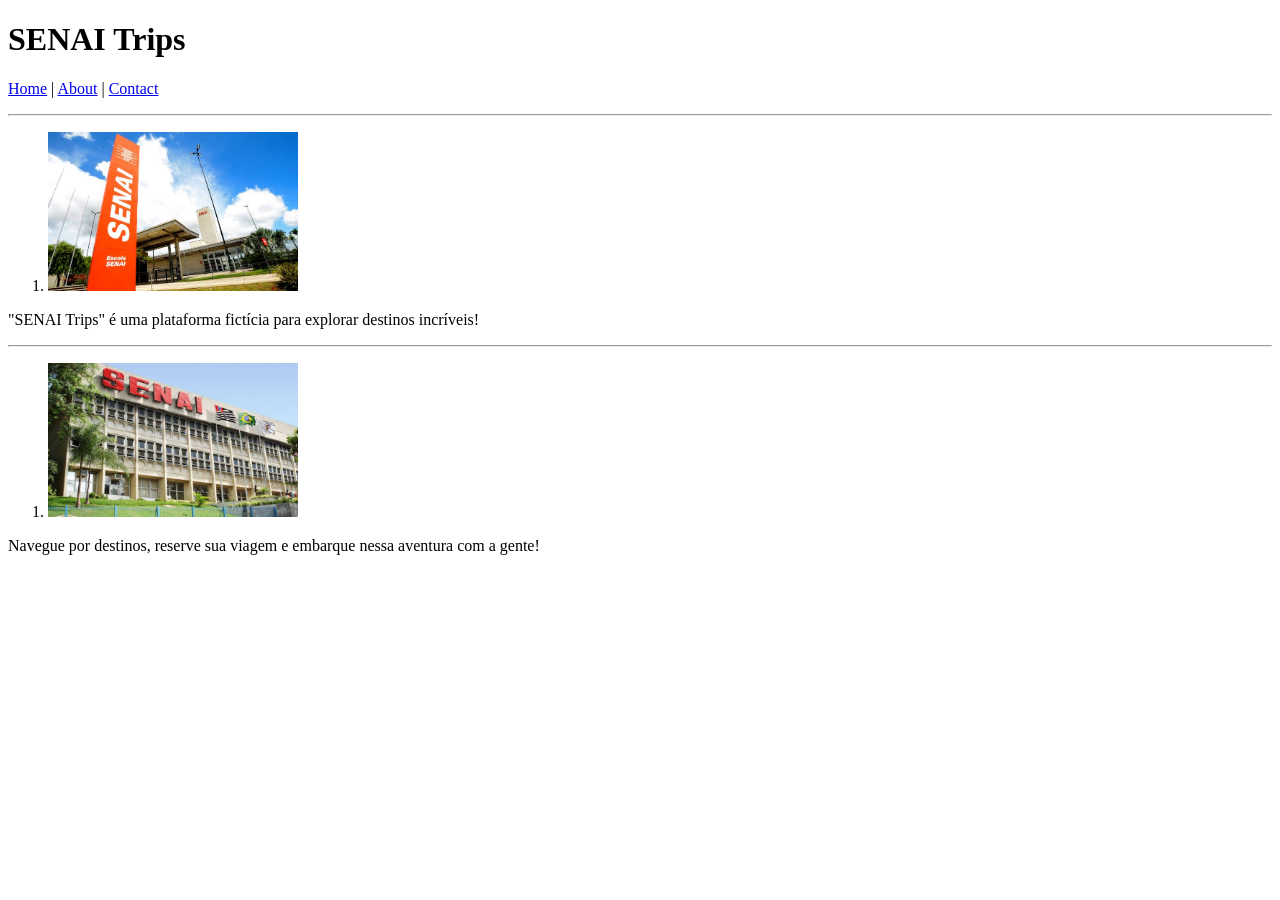
<file: 02-segundo-semestre/linguagem-de-marcacao/atividades/aula-01/index.html>
<!DOCTYPE html>
<html lang="pt-br">

<head>
    <meta charset="UTF-8">
    <meta name="viewport" content="width=device-width, initial-scale=1.0">
    <meta name="author" content="Bruno Silva">
    <meta name="description" content="Site fictício para explorar destinos incríveis">
    <meta name="keywords" content="HTML, CSS, JavaScript">
    <title>SENAI Trips - Início</title>
</head>

<body>
    <h1>SENAI Trips</h1>

    <p>
        <a href="index.html">Home</a> |
        <a href="about.html">About</a> |
        <a href="contact.html">Contact</a>
    </p>

    <hr>

    <p>
    <ol>
        <li><img src="images.jpg" alt="Escola/Faculdade SENAI-SP" width="250"></li>
    </ol>
    <p>
        "SENAI Trips" é uma plataforma fictícia para explorar destinos incríveis!
    </p>

    <hr>

    <p>
    <ol>
        <li><img src="1756132930_senai-sp.jpg" alt="Escola/Faculdade SENAI-SP" width="250"></li>
    </ol>
    <p>Navegue por destinos, reserve sua viagem e embarque nessa aventura com a gente!</p>
    </p>


</body>

</html>
</file>
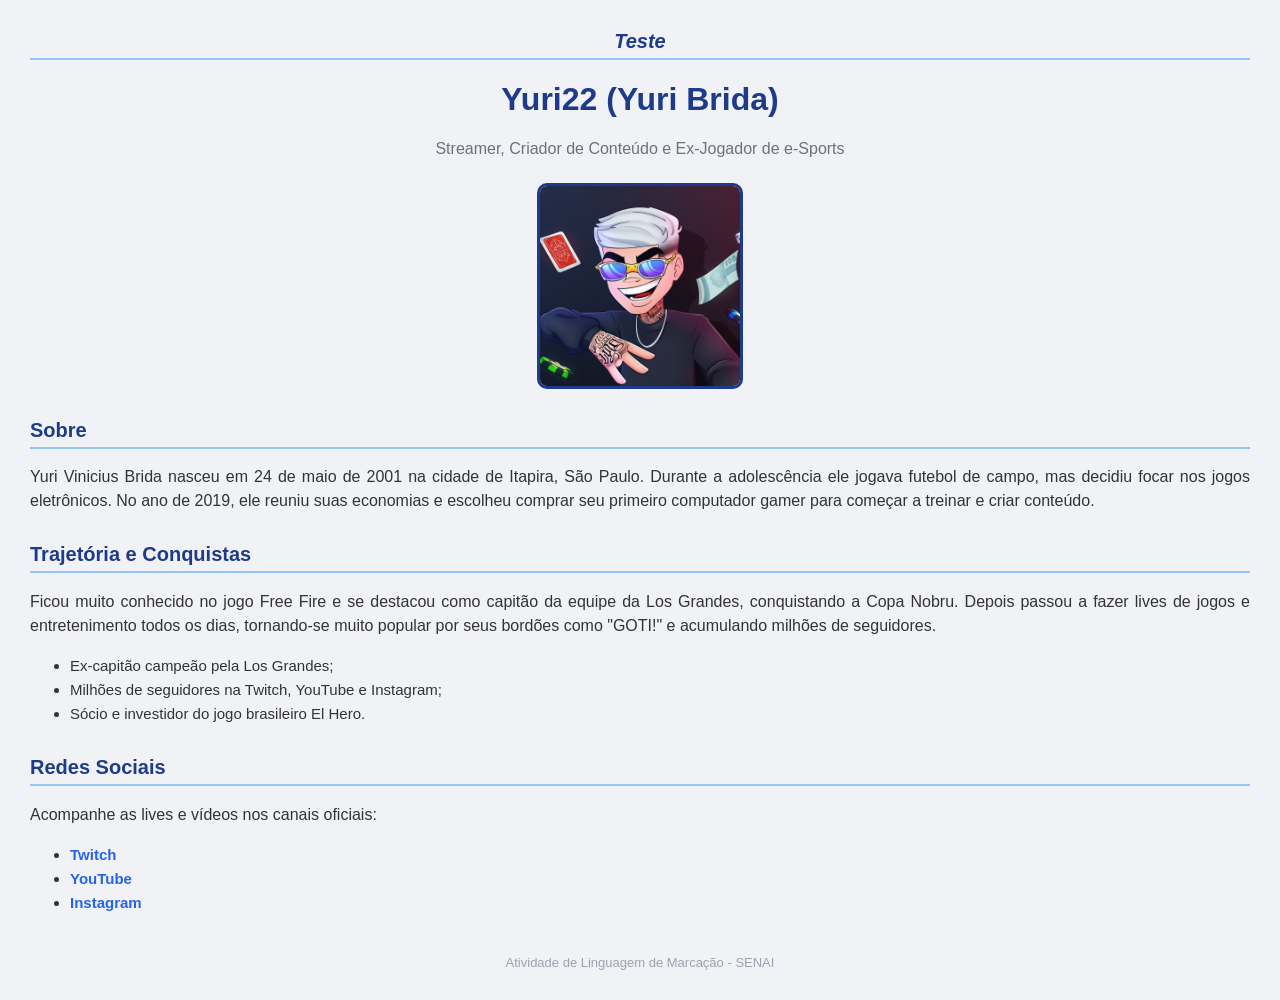
<file: 02-segundo-semestre/linguagem-de-marcacao/atividades/biografia/index.html>
<!DOCTYPE html>
<html lang="pt-BR">

<head>
  <meta charset="UTF-8">
  <title>Biografia de Yuri22</title>
  <style>
    body {
      background-color: #f0f2f5;
      font-family: Arial, sans-serif;
      color: #333333;
      margin: 30px;
    }

    #titulo-principal {
      color: #1e3a8a;
      text-align: center;
      font-size: 32px;
    }

    #subtitulo {
      text-align: center;
      color: #6b7280;
      font-size: 16px;
      margin-bottom: 25px;
    }

    #foto-yuri {
      display: block;
      margin-left: auto;
      margin-right: auto;
      width: 200px;
      border: 3px solid #1e3a8a;
      border-radius: 10px;
    }

    .secao-titulo {
      color: #1e3a8a;
      font-size: 20px;
      margin-top: 30px;
      border-bottom: 2px solid #93c5fd;
      padding-bottom: 5px;
    }

    .paragrafo {
      font-size: 16px;
      line-height: 1.5;
      text-align: justify;
    }

    .lista {
      font-size: 15px;
      line-height: 1.6;
    }

    .link-rede {
      color: #2563eb;
      font-weight: bold;
      text-decoration: none;
    }

    .link-rede:hover {
      text-decoration: underline;
    }

    #rodape {
      text-align: center;
      margin-top: 40px;
      font-size: 13px;
      color: #9ca3af;
    }

    #tituloitalico {
      text-align: center;
      font-style: italic;
    }
  </style>
</head>

<body>

  <h2 class="secao-titulo" id="tituloitalico">Teste</h2>
  <h1 id="titulo-principal">Yuri22 (Yuri Brida)</h1>
  <p id="subtitulo">Streamer, Criador de Conteúdo e Ex-Jogador de e-Sports</p>

  <img id="foto-yuri" src="assets/yuri22.jpg" alt="Foto do Yuri22">

  <h2 class="secao-titulo">Sobre</h2>
  <p class="paragrafo">
    Yuri Vinicius Brida nasceu em 24 de maio de 2001 na cidade de Itapira, São Paulo. Durante a adolescência ele jogava
    futebol de campo, mas decidiu focar nos jogos eletrônicos. No ano de 2019, ele reuniu suas economias e escolheu
    comprar seu primeiro computador gamer para começar a treinar e criar conteúdo.
  </p>

  <h2 class="secao-titulo">Trajetória e Conquistas</h2>
  <p class="paragrafo">
    Ficou muito conhecido no jogo Free Fire e se destacou como capitão da equipe da Los Grandes, conquistando a Copa
    Nobru. Depois passou a fazer lives de jogos e entretenimento todos os dias, tornando-se muito popular por seus
    bordões como "GOTI!" e acumulando milhões de seguidores.
  </p>

  <ul class="lista">
    <li>Ex-capitão campeão pela Los Grandes;</li>
    <li>Milhões de seguidores na Twitch, YouTube e Instagram;</li>
    <li>Sócio e investidor do jogo brasileiro El Hero.</li>
  </ul>

  <h2 class="secao-titulo">Redes Sociais</h2>
  <p class="paragrafo">Acompanhe as lives e vídeos nos canais oficiais:</p>
  <ul class="lista">
    <li><a class="link-rede" href="https://www.twitch.tv" target="_blank">Twitch</a></li>
    <li><a class="link-rede" href="https://www.youtube.com" target="_blank">YouTube</a></li>
    <li><a class="link-rede" href="https://www.instagram.com" target="_blank">Instagram</a></li>
  </ul>

  <p id="rodape">Atividade de Linguagem de Marcação - SENAI</p>

</body>

</html>
</file>
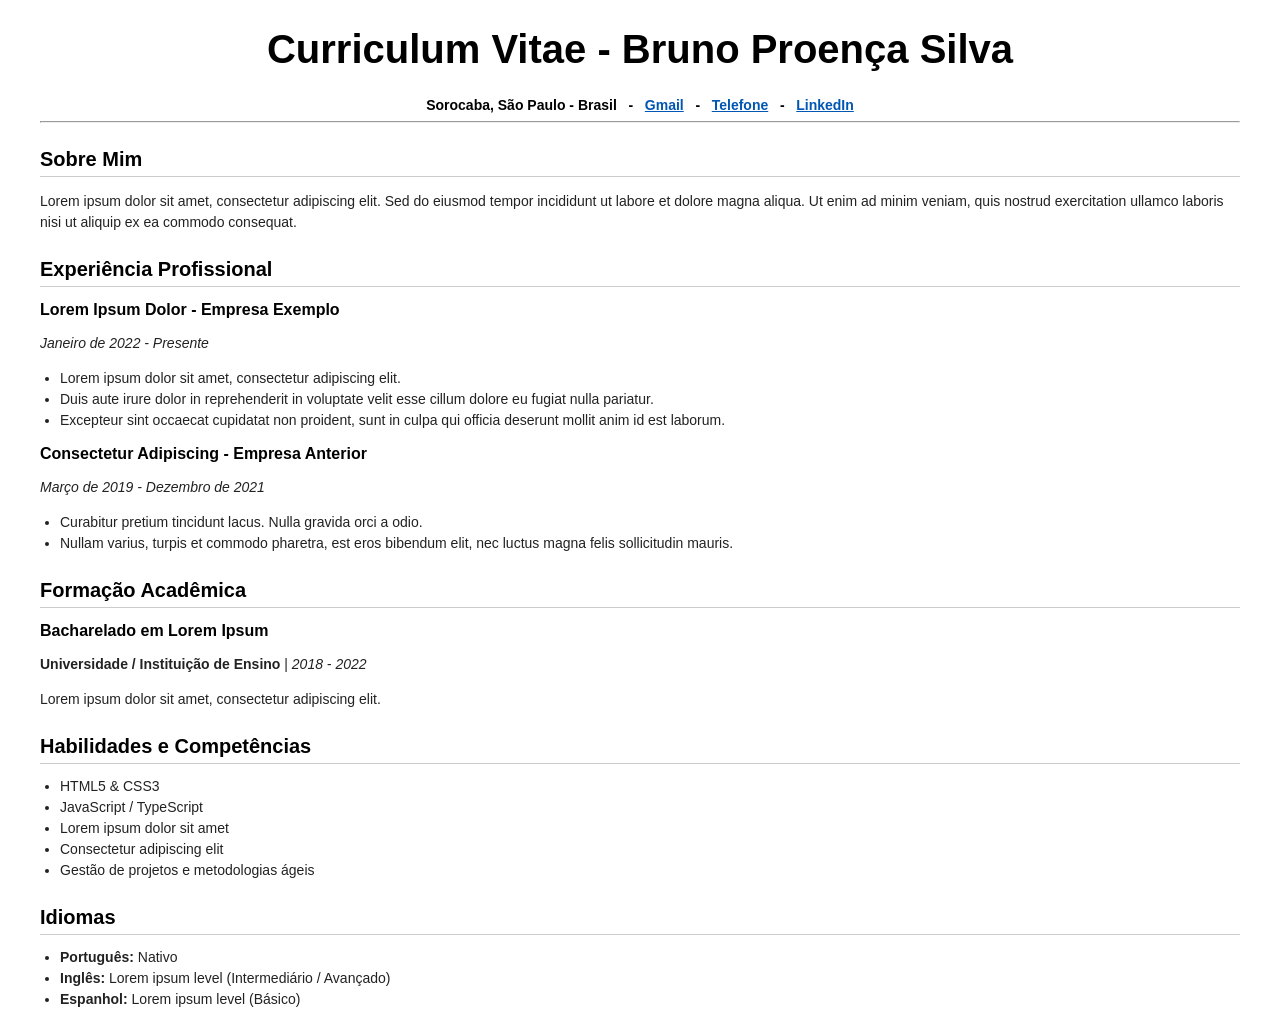
<file: 02-segundo-semestre/linguagem-de-marcacao/atividades/curriculo/index.html>
<!DOCTYPE html>
<html lang="pt-br">

<head>
    <meta charset="UTF-8">
    <meta name="viewport" content="width=device-width, initial-scale=1.0">
    <style>
        body {
            font-family: Arial, Helvetica, sans-serif;
            color: #000000;
            margin: 20px 40px;
        }

        #main-title {
            font-family: Arial, Helvetica, sans-serif;
            text-align: center;
            color: #000000;
            font-size: 40px;
            margin-bottom: 25px;
        }

        .subtitle {
            text-align: center;
            font-family: 'Trebuchet MS', 'Lucida Sans Unicode', 'Lucida Grande', 'Lucida Sans', Arial, sans-serif;
            color: #000000;
            font-size: 14px;
            margin-top: 1px;
            margin-bottom: 1px;
        }

        h2 {
            font-family: Arial, Helvetica, sans-serif;
            font-size: 20px;
            color: #000000;
            border-bottom: 1px solid #cccccc;
            padding-bottom: 5px;
            margin-top: 25px;
            margin-bottom: 12px;
        }

        h3 {
            font-family: Arial, Helvetica, sans-serif;
            font-size: 16px;
            color: #000000;
            margin-top: 14px;
            margin-bottom: 4px;
        }

        p, li {
            font-family: 'Trebuchet MS', 'Lucida Sans Unicode', 'Lucida Grande', 'Lucida Sans', Arial, sans-serif;
            font-size: 14px;
            line-height: 1.5;
            color: #222222;
        }

        ul {
            margin-top: 6px;
            margin-bottom: 12px;
            padding-left: 20px;
        }

        a {
            color: #0056b3;
            text-decoration: underline;
        }
    </style>
    <title>Curriculum Vitae</title>
</head>

<body>
    <h1 class="title" id="main-title">Curriculum Vitae - Bruno Proença Silva</h1>
    <h6 class="subtitle">Sorocaba, São Paulo - Brasil &nbsp; - &nbsp; <a
            href="mailto:brunoproencasilva@gmail.com">Gmail</a> &nbsp; - &nbsp;
        <a href="tel:15991177457">Telefone</a> &nbsp; - &nbsp; <a
            href="www.linkedin.com/in/brunoproencasilva">LinkedIn</a>
    </h6>

    <hr>

    <main>
        <section id="sobre">
            <h2>Sobre Mim</h2>
            <p>Lorem ipsum dolor sit amet, consectetur adipiscing elit. Sed do eiusmod tempor incididunt ut labore et dolore magna aliqua. Ut enim ad minim veniam, quis nostrud exercitation ullamco laboris nisi ut aliquip ex ea commodo consequat.</p>
        </section>

        <section id="experiencia">
            <h2>Experiência Profissional</h2>
            <article>
                <h3>Lorem Ipsum Dolor - Empresa Exemplo</h3>
                <p><em>Janeiro de 2022 - Presente</em></p>
                <ul>
                    <li>Lorem ipsum dolor sit amet, consectetur adipiscing elit.</li>
                    <li>Duis aute irure dolor in reprehenderit in voluptate velit esse cillum dolore eu fugiat nulla pariatur.</li>
                    <li>Excepteur sint occaecat cupidatat non proident, sunt in culpa qui officia deserunt mollit anim id est laborum.</li>
                </ul>
            </article>

            <article>
                <h3>Consectetur Adipiscing - Empresa Anterior</h3>
                <p><em>Março de 2019 - Dezembro de 2021</em></p>
                <ul>
                    <li>Curabitur pretium tincidunt lacus. Nulla gravida orci a odio.</li>
                    <li>Nullam varius, turpis et commodo pharetra, est eros bibendum elit, nec luctus magna felis sollicitudin mauris.</li>
                </ul>
            </article>
        </section>

        <section id="formacao">
            <h2>Formação Acadêmica</h2>
            <article>
                <h3>Bacharelado em Lorem Ipsum</h3>
                <p><strong>Universidade / Instituição de Ensino</strong> | <em>2018 - 2022</em></p>
                <p>Lorem ipsum dolor sit amet, consectetur adipiscing elit.</p>
            </article>
        </section>

        <section id="habilidades">
            <h2>Habilidades e Competências</h2>
            <ul>
                <li>HTML5 &amp; CSS3</li>
                <li>JavaScript / TypeScript</li>
                <li>Lorem ipsum dolor sit amet</li>
                <li>Consectetur adipiscing elit</li>
                <li>Gestão de projetos e metodologias ágeis</li>
            </ul>
        </section>

        <section id="idiomas">
            <h2>Idiomas</h2>
            <ul>
                <li><strong>Português:</strong> Nativo</li>
                <li><strong>Inglês:</strong> Lorem ipsum level (Intermediário / Avançado)</li>
                <li><strong>Espanhol:</strong> Lorem ipsum level (Básico)</li>
            </ul>
        </section>
    </main>
</body>

</html>
</file>
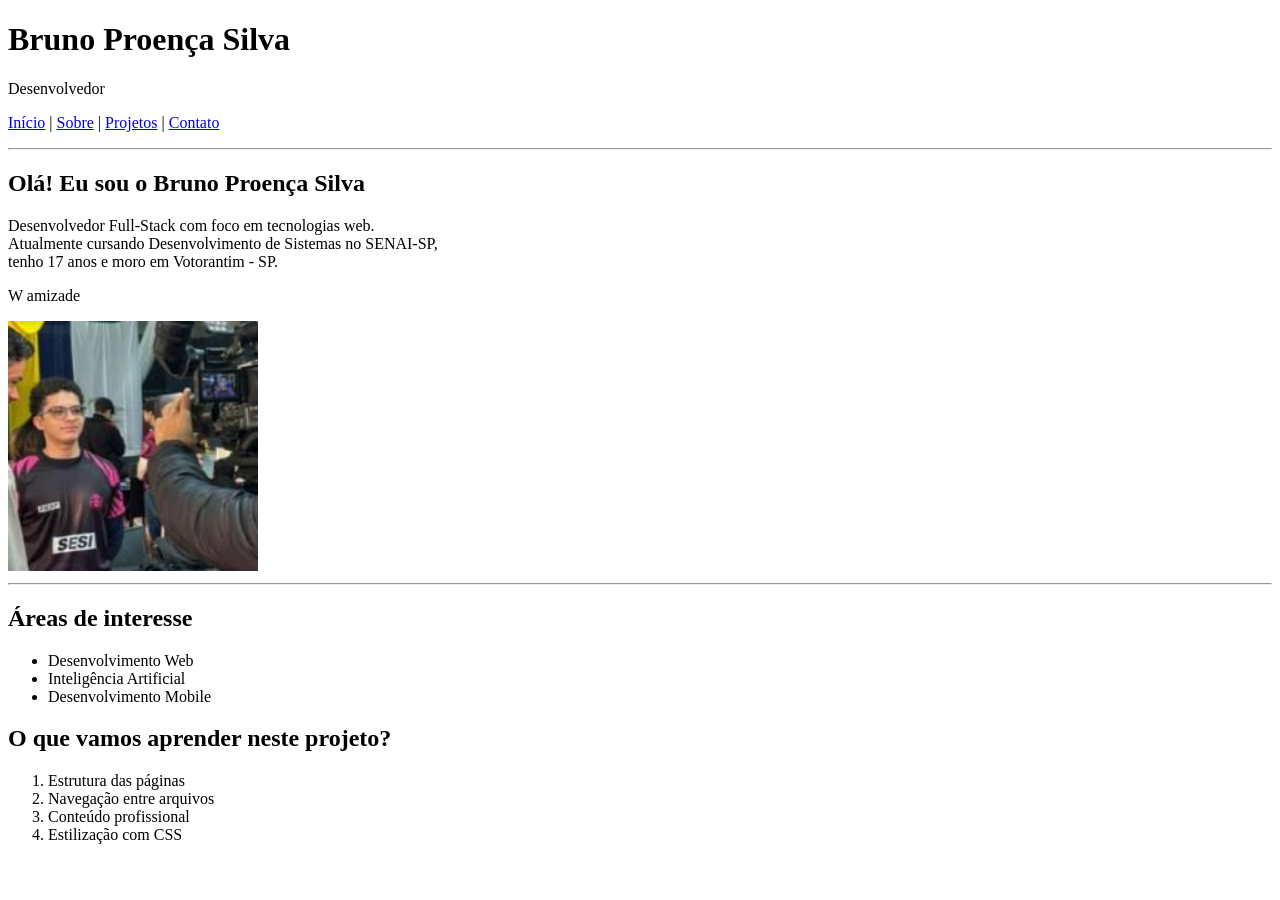
<file: 02-segundo-semestre/linguagem-de-marcacao/aulas/aula-01/index.html>
<!DOCTYPE html>
<!-- Informa ao navegador que este documento utiliza HTML5 -->
<html lang="pt-br">
<!-- Inicia a estrutura (tag 'html') do documento e define o idioma (atributo 'lang') -->

<head>
    <!-- Inicia a seção de configurações e metadados da página -->
    <meta charset="UTF-8">
    <!-- Define o conjunto de caracteres (tag 'meta', atributo 'charset'). 
    UTF-8 é o padrão e suporta acentos -->
    <meta name="viewport" content="width=device-width, initial-scale=1.0">
    <!-- Configura a viewport (tag 'meta', atributo 'name'='viewport'). 
    a propriedade 'content' define a largura inicial ('width') e o nível de zoom inicial ('initial-scale') -->
    <meta name="author" content="Bruno Proença Silva">
    <!-- Define o autor da página (tag 'meta', atributo 'name'='author') -->
    <meta name="description" content="Página de exemplo">
    <!-- Define a descrição da página (tag 'meta', atributo 'name'='description') -->
    <meta name="keywords" content="HTML, CSS, JavaScript">
    <!-- Define as palavras-chave da página (tag 'meta', atributo 'name'='keywords') -->
    <meta name="robots" content="index, follow">
    <!-- Define as instruções para os robôs (tag 'meta', atributo 'name'='robots') -->
    <meta name="theme-color" content="#ffffff">
    <!-- Define a cor do tema (tag 'meta', atributo 'name'='theme-color') -->
    <meta name="language" content="Portuguese">
    <!-- Define o idioma da página (tag 'meta', atributo 'name'='language') -->
    <meta name="page-type" content="portfolio">
    <!-- Define o tipo de página (tag 'meta', atributo 'name'='page-type') -->
    <title>Bruno - Início</title>
    <!-- Título da página que aparece na aba do navegador (tag 'title') -->
</head>

<body>
    <!-- Inicia a seção de conteúdo visível da página -->
    <h1>Bruno Proença Silva</h1>
    <p>Desenvolvedor</p>

    <p>
        <a href="index.html">Início</a> |
        <a href="./pages/sobre.html">Sobre</a> |
        <a href="./pages/projetos.html">Projetos</a> |
        <a href="./pages/contato.html">Contato</a>
    </p>

    <hr>

    <h2>Olá! Eu sou o Bruno Proença Silva</h2>
    <p>
        Desenvolvedor Full-Stack com foco em tecnologias web. <br>
        Atualmente cursando Desenvolvimento de Sistemas no SENAI-SP,<br>
        tenho 17 anos e moro em Votorantim - SP.
    </p>

    <p>W amizade</p>

    <img src="./img/images (1).jpg" alt="O cara mais lindo desse Brasil" width="250px">

    <hr>

    <h2>Áreas de interesse</h2>
    <ul>
        <li>Desenvolvimento Web</li>
        <li>Inteligência Artificial</li>
        <li>Desenvolvimento Mobile</li>
    </ul>

    <h2>O que vamos aprender neste projeto?</h2>

    <ol>
        <li>Estrutura das páginas</li>
        <li>Navegação entre arquivos</li>
        <li>Conteúdo profissional</li>
        <li>Estilização com CSS</li>
    </ol>

</body>

</html>
</file>
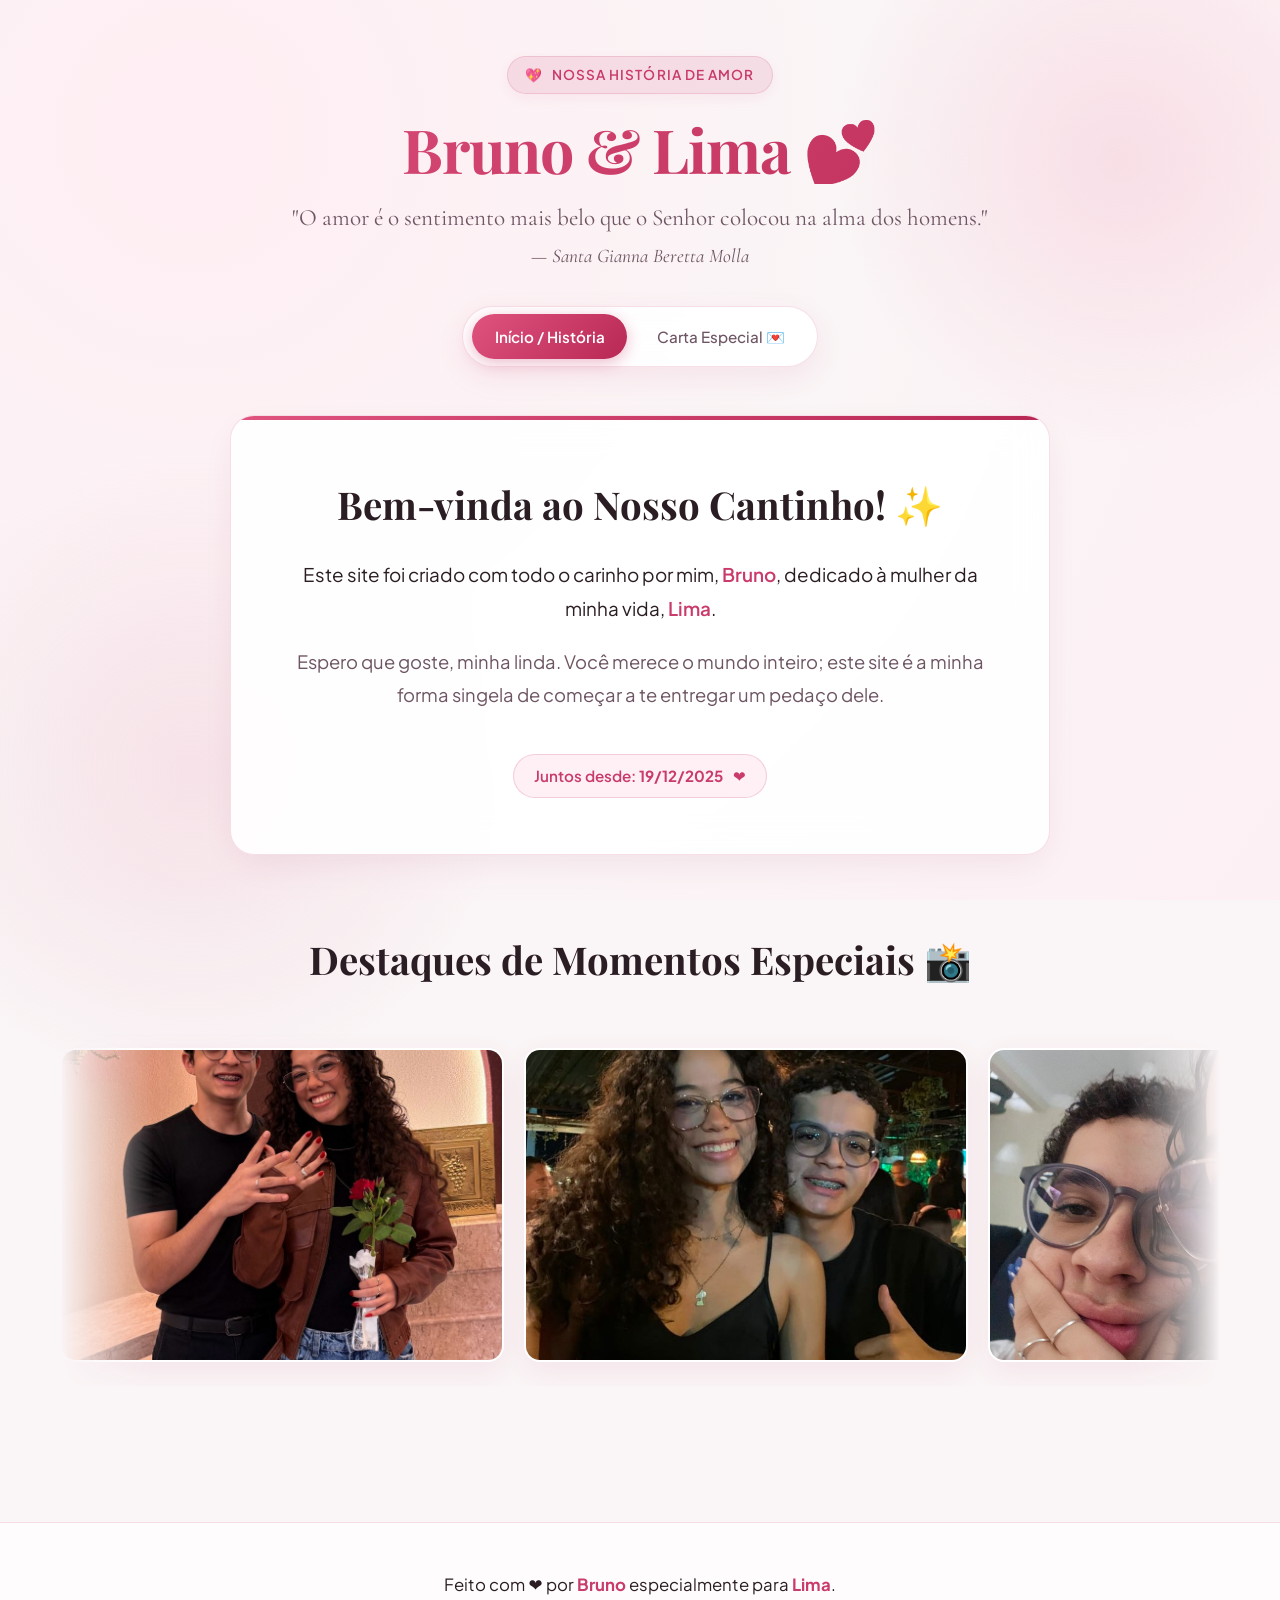
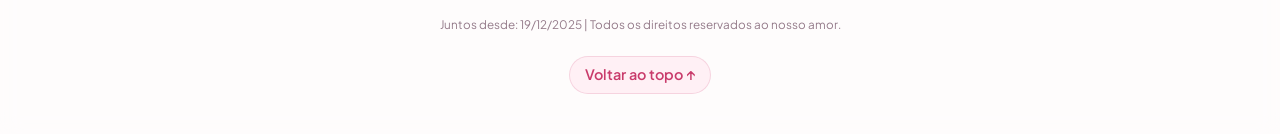
<file: 02-segundo-semestre/linguagem-de-marcacao/projetos/site-pessoal/index.html>
<!DOCTYPE html>
<html lang="pt-BR">

<head>
  <meta charset="UTF-8">
  <meta name="viewport" content="width=device-width, initial-scale=1.0">
  <meta name="description"
    content="Site especial contando a nossa história de amor, nossos momentos inesquecíveis, galeria de fotos e cartas.">
  <meta name="keywords" content="historia de amor, casal, momentos, galeria, cartas de amor">
  <meta name="author" content="Bruno & Lima">
  <title>Bruno & Lima | Página Principal</title>
  <link rel="stylesheet" href="assets/css/style.css">
</head>

<body>

  <!-- Cabeçalho Principal e Navegação -->
  <header class="site-header" id="topo">
    <div class="brand-badge">
      <span class="heart-icon">💖</span>
      <span>Nossa História de Amor</span>
    </div>
    <h1 class="site-title">Bruno & Lima 💕</h1>
    <p class="site-quote">
      <em>"O amor é o sentimento mais belo que o Senhor colocou na alma dos homens."</em>
      <br>
      <small>— Santa Gianna Beretta Molla</small>
    </p>

    <nav class="site-nav" aria-label="Navegação principal">
      <a href="index.html" class="nav-link active" aria-current="page">Início / História</a>
      <a href="pages/cartas.html" class="nav-link">Carta Especial 💌</a>
    </nav>
  </header>

  <!-- Conteúdo Principal -->
  <main>
    <div class="container">

      <!-- Seção 1: Apresentação do Casal -->
      <section id="apresentacao" class="content-section">
        <article class="card-presentation">
          <h2 class="section-title">Bem-vinda ao Nosso Cantinho! ✨</h2>
          <p class="presentation-highlight">
            Este site foi criado com todo o carinho por mim, <strong>Bruno</strong>, dedicado à mulher da minha vida, <strong>Lima</strong>.
          </p>
          <p>
            Espero que goste, minha linda. Você merece o mundo inteiro; este site é a minha forma singela de começar a te entregar um pedaço dele.
          </p>
          <div class="couple-milestone">
            <span>Juntos desde: <strong>19/12/2025</strong></span>
            <span class="pulse">❤️</span>
          </div>
        </article>
      </section>

      <!-- Seção 2: Carrossel de Fotos Contínuo e Infinito -->
      <section id="carrossel-fotos" class="content-section">
        <h2 class="section-title section-carousel-title">Destaques de Momentos Especiais 📸</h2>

        <div class="carrossel-container" aria-label="Galeria de fotos do casal">
          <div class="carrossel-track">
            <!-- Primeiro grupo de imagens -->
            <div class="carrossel-grupo">
              <div class="carousel-card"><img src="assets/images/carrossel-foto1.jpeg" alt="Foto 1 do Casal" width="440" height="310" loading="lazy"></div>
              <div class="carousel-card"><img src="assets/images/carrossel-foto2.jpeg" alt="Foto 2 do Casal" width="440" height="310" loading="lazy"></div>
              <div class="carousel-card"><img src="assets/images/carrossel-foto3.jpeg" alt="Foto 3 do Casal" width="440" height="310" loading="lazy"></div>
              <div class="carousel-card"><img src="assets/images/carrossel-foto4.jpeg" alt="Foto 4 do Casal" width="440" height="310" loading="lazy"></div>
              <div class="carousel-card"><img src="assets/images/carrossel-foto5.jpeg" alt="Foto 5 do Casal" width="440" height="310" loading="lazy"></div>
              <div class="carousel-card"><img src="assets/images/carrossel-foto6.jpeg" alt="Foto 6 do Casal" width="440" height="310" loading="lazy"></div>
              <div class="carousel-card"><img src="assets/images/carrossel-foto7.jpeg" alt="Foto 7 do Casal" width="440" height="310" loading="lazy"></div>
              <div class="carousel-card"><img src="assets/images/carrossel-foto8.jpeg" alt="Foto 8 do Casal" width="440" height="310" loading="lazy"></div>
              <div class="carousel-card"><img src="assets/images/carrossel-foto9.jpeg" alt="Foto 9 do Casal" width="440" height="310" loading="lazy"></div>
            </div>

            <!-- Segundo grupo idêntico para rolagem contínua sem interrupções -->
            <div class="carrossel-grupo" aria-hidden="true">
              <div class="carousel-card"><img src="assets/images/carrossel-foto1.jpeg" alt="Foto 1 do Casal" width="440" height="310" loading="lazy"></div>
              <div class="carousel-card"><img src="assets/images/carrossel-foto2.jpeg" alt="Foto 2 do Casal" width="440" height="310" loading="lazy"></div>
              <div class="carousel-card"><img src="assets/images/carrossel-foto3.jpeg" alt="Foto 3 do Casal" width="440" height="310" loading="lazy"></div>
              <div class="carousel-card"><img src="assets/images/carrossel-foto4.jpeg" alt="Foto 4 do Casal" width="440" height="310" loading="lazy"></div>
              <div class="carousel-card"><img src="assets/images/carrossel-foto5.jpeg" alt="Foto 5 do Casal" width="440" height="310" loading="lazy"></div>
              <div class="carousel-card"><img src="assets/images/carrossel-foto6.jpeg" alt="Foto 6 do Casal" width="440" height="310" loading="lazy"></div>
              <div class="carousel-card"><img src="assets/images/carrossel-foto7.jpeg" alt="Foto 7 do Casal" width="440" height="310" loading="lazy"></div>
              <div class="carousel-card"><img src="assets/images/carrossel-foto8.jpeg" alt="Foto 8 do Casal" width="440" height="310" loading="lazy"></div>
              <div class="carousel-card"><img src="assets/images/carrossel-foto9.jpeg" alt="Foto 9 do Casal" width="440" height="310" loading="lazy"></div>
            </div>
          </div>
        </div>
      </section>

    </div>
  </main>

  <!-- Rodapé -->
  <footer class="site-footer">
    <div class="footer-content">
      <p class="footer-copy">Feito com <span class="pulse">❤️</span> por <strong>Bruno</strong> especialmente para <strong>Lima</strong>.</p>
      <p class="footer-details"><small>Juntos desde: 19/12/2025 | Todos os direitos reservados ao nosso amor.</small></p>
      <div class="footer-links">
        <a href="#topo" class="back-to-top">Voltar ao topo ↑</a>
      </div>
    </div>
  </footer>

</body>

</html>
</file>
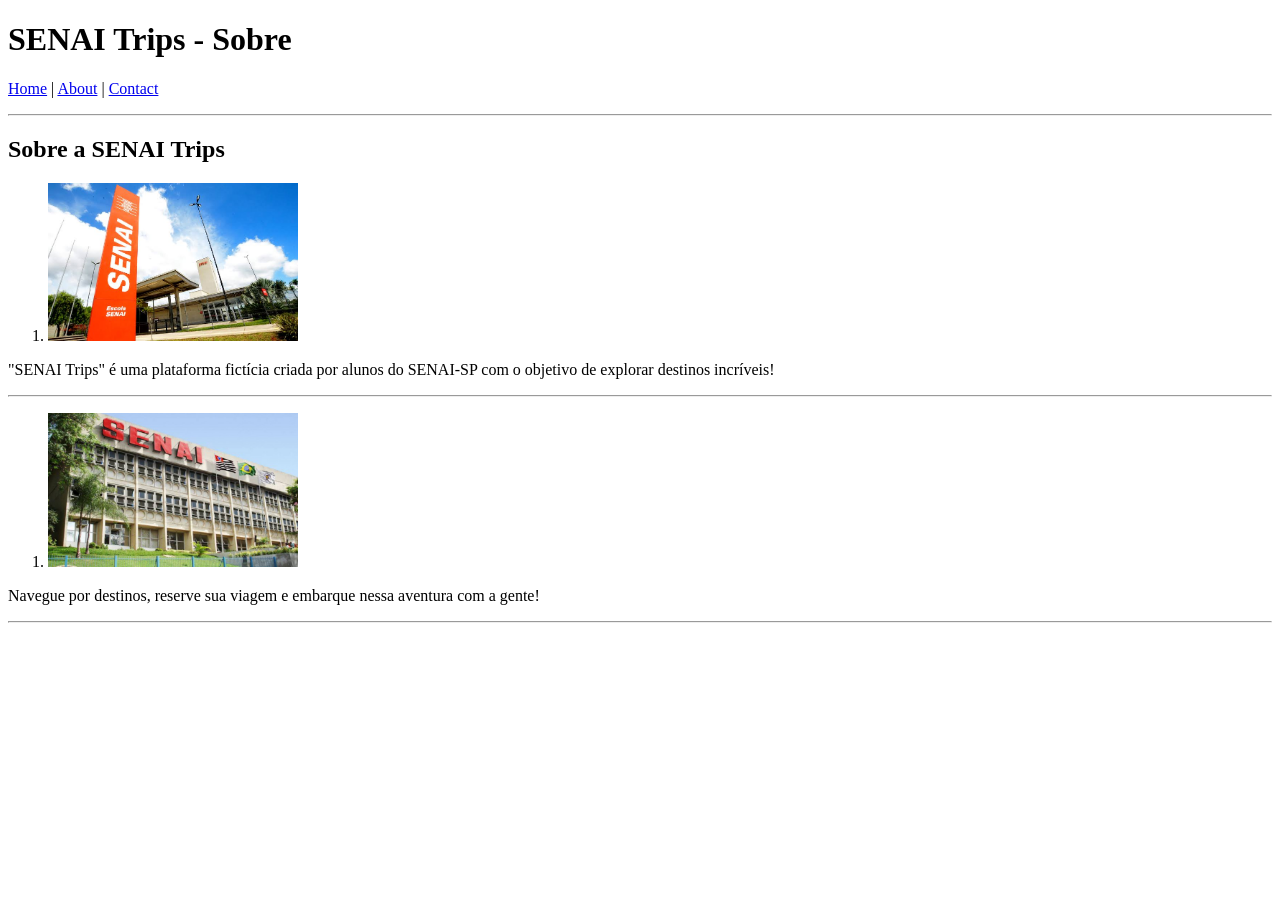
<file: 02-segundo-semestre/linguagem-de-marcacao/atividades/aula-01/about.html>
<!DOCTYPE html>
<html lang="pt-br">

<head>
    <meta charset="UTF-8">
    <meta name="viewport" content="width=device-width, initial-scale=1.0">
    <meta name="author" content="Bruno Silva">
    <meta name="description" content="Site fictício para explorar destinos incríveis">
    <meta name="keywords" content="HTML, CSS, JavaScript">
    <title>SENAI Trips - Sobre</title>
</head>

<body>
    <h1>SENAI Trips - Sobre</h1>

    <p>
        <a href="index.html">Home</a> |
        <a href="about.html">About</a> |
        <a href="contact.html">Contact</a>
    </p>

    <hr>

    <h2>Sobre a SENAI Trips</h2>
    <p>
    <ol>
        <li><img src="images.jpg" alt="Escola/Faculdade SENAI-SP" width="250"></li>
    </ol>
    </p>

    <p>
        "SENAI Trips" é uma plataforma fictícia criada por alunos do SENAI-SP com o objetivo de explorar destinos
        incríveis!
    </p>

    <hr>

    <p>
    <ol>
        <li><img src="1756132930_senai-sp.jpg" alt="Escola/Faculdade SENAI-SP" width="250"></li>
    </ol>
    <p>
        Navegue por destinos, reserve sua viagem e embarque nessa aventura com a gente!
    </p>
    </p>

    <hr>



</body>

</html>
</file>
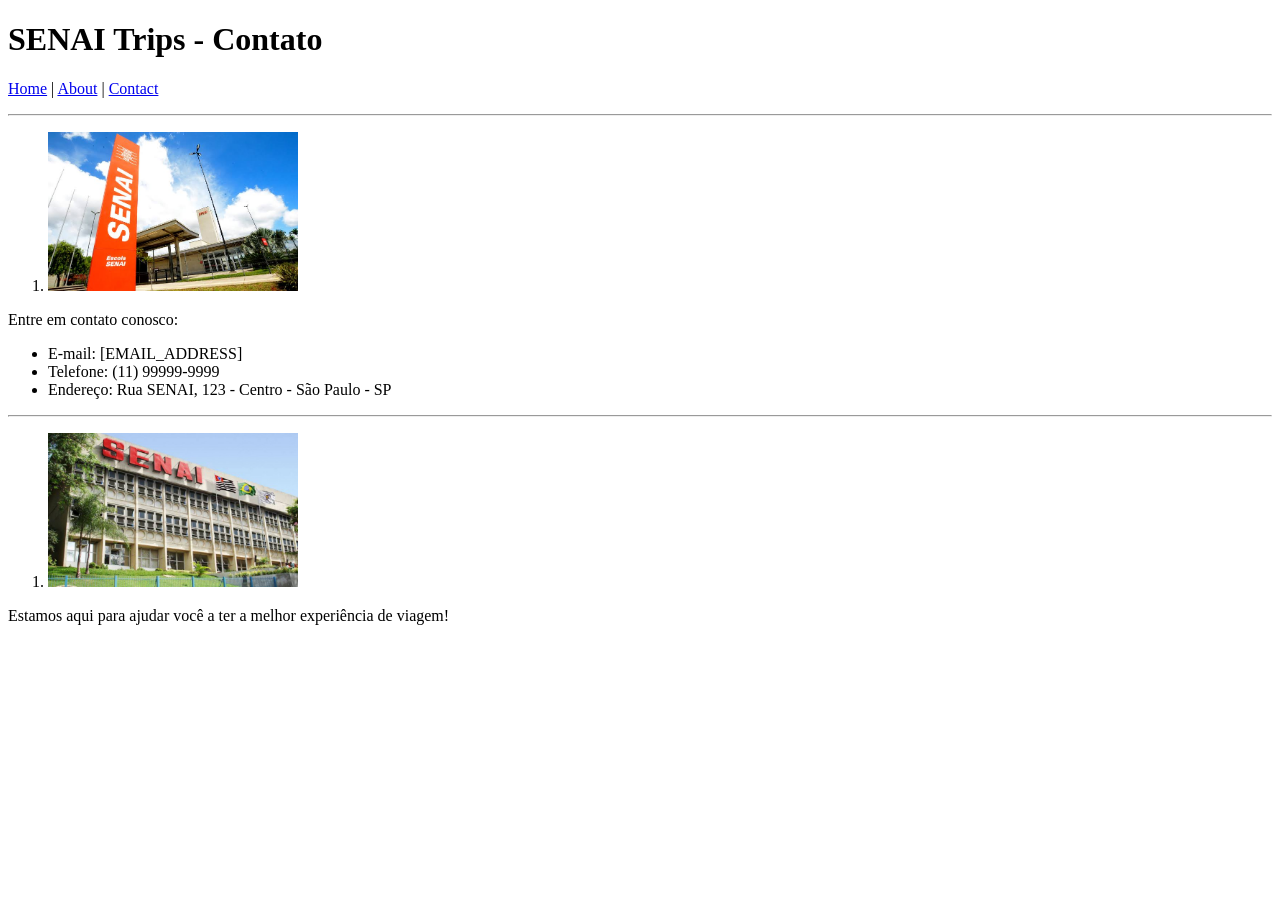
<file: 02-segundo-semestre/linguagem-de-marcacao/atividades/aula-01/contact.html>
<!DOCTYPE html>
<html lang="pt-br">

<head>
    <meta charset="UTF-8">
    <meta name="viewport" content="width=device-width, initial-scale=1.0">
    <meta name="author" content="Bruno Silva">
    <meta name="description" content="Site fictício para explorar destinos incríveis">
    <meta name="keywords" content="HTML, CSS, JavaScript">
    <title>SENAI trips - Contato</title>
</head>

<body>
    <h1>SENAI Trips - Contato</h1>

    <p>
        <a href="index.html">Home</a> |
        <a href="about.html">About</a> |
        <a href="contact.html">Contact</a>
    </p>

    <hr>

    <p>
    <ol>
        <li><img src="images.jpg" alt="Escola/Faculdade SENAI-SP" width="250"></li>
    </ol>
    <p>Entre em contato conosco:</p>
    <ul>
        <li>E-mail: [EMAIL_ADDRESS]</li>
        <li>Telefone: (11) 99999-9999</li>
        <li>Endereço: Rua SENAI, 123 - Centro - São Paulo - SP</li>
    </ul>
    </p>

    <hr>

    <p>
    <ol>
        <li><img src="1756132930_senai-sp.jpg" alt="Escola/Faculdade SENAI-SP" width="250"></li>
    </ol>
    <p>Estamos aqui para ajudar você a ter a melhor experiência de viagem!</p>
    </p>

</body>

</html>
</file>
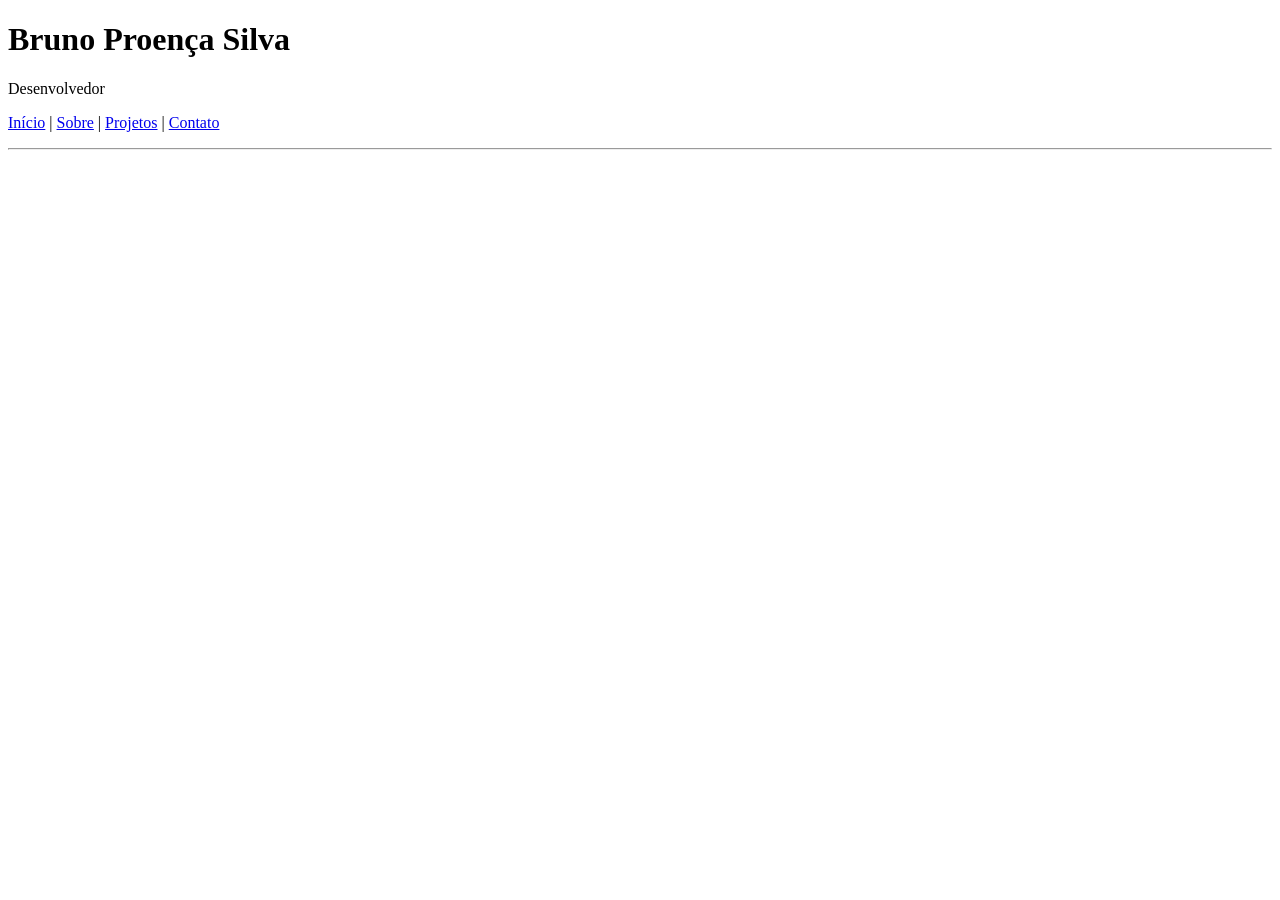
<file: 02-segundo-semestre/linguagem-de-marcacao/aulas/aula-01/pages/contato.html>
<!DOCTYPE html>
<html lang="pt-br">

<head>
    <meta charset="UTF-8">
    <meta name="viewport" content="width=device-width, initial-scale=1.0">
    <title>Bruno - Contato</title>
</head>

<body>
    <h1>Bruno Proença Silva</h1>
    <p>Desenvolvedor</p>

    <p>
        <a href="../index.html">Início</a> |
        <a href="./sobre.html">Sobre</a> |
        <a href="./projetos.html">Projetos</a> |
        <a href="./contato.html">Contato</a>
    </p>

    <hr>
</body>

</html>
</file>
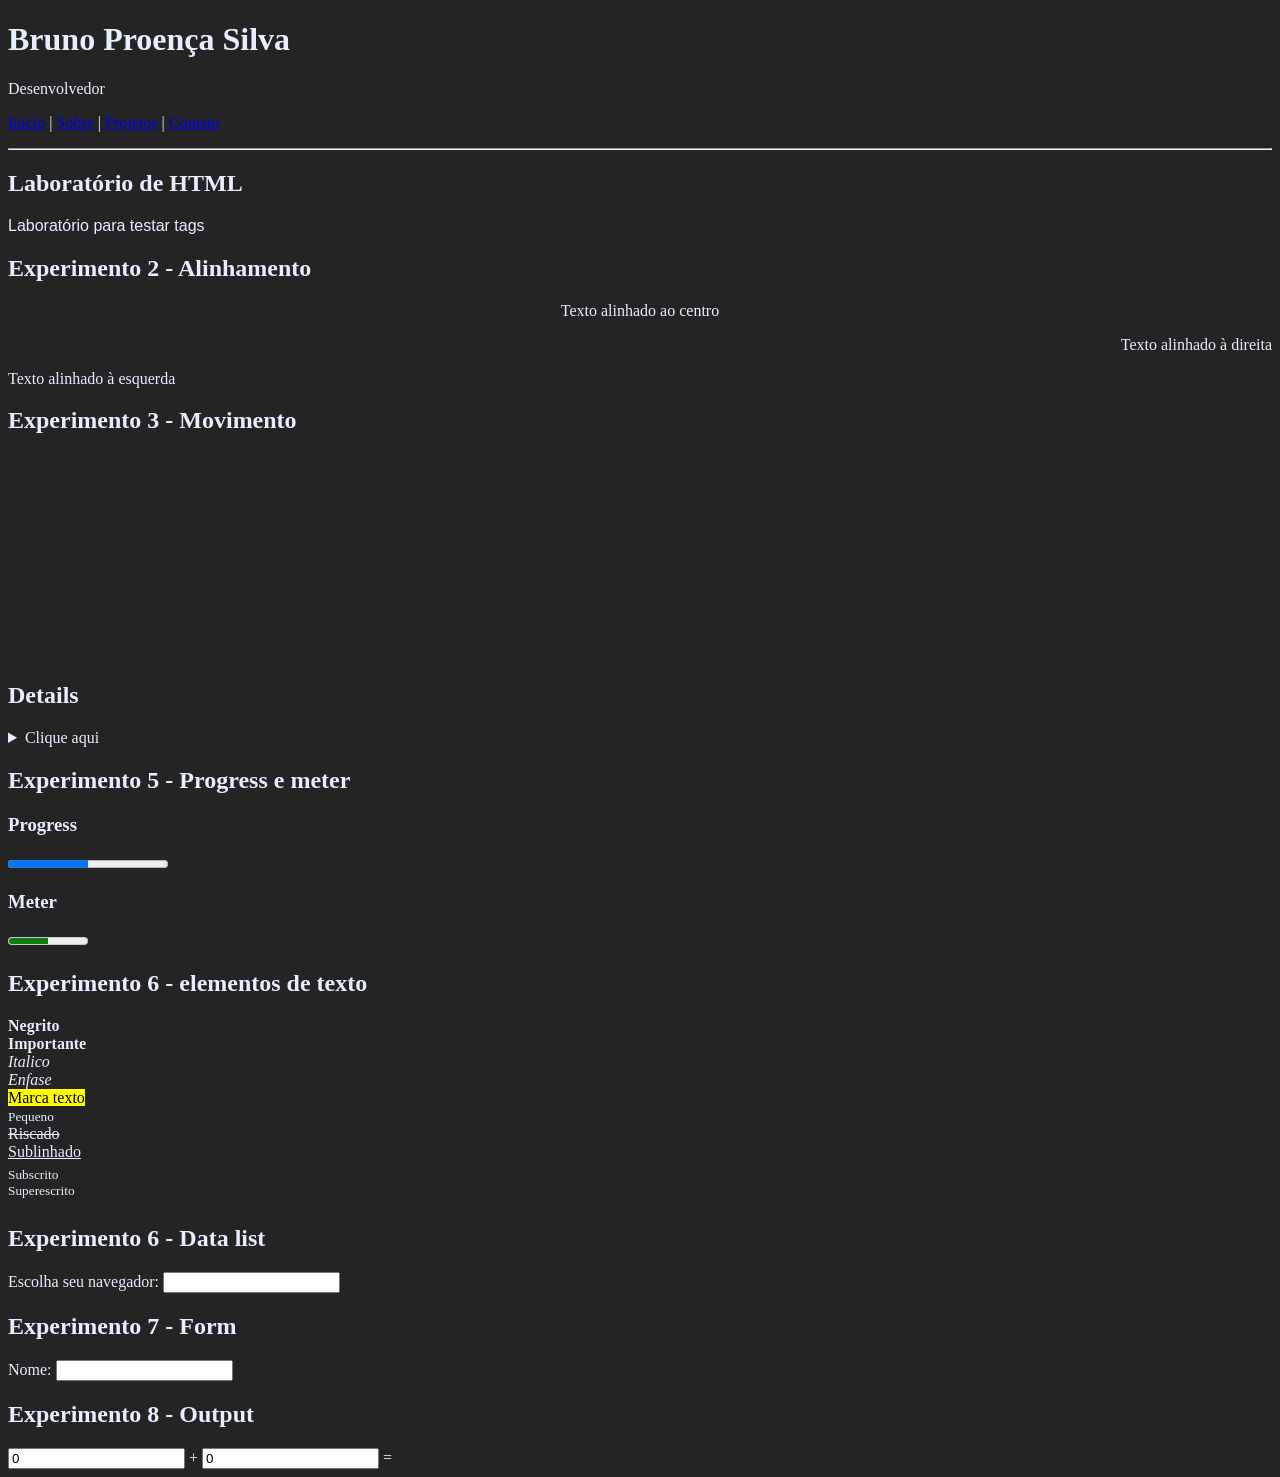
<file: 02-segundo-semestre/linguagem-de-marcacao/aulas/aula-01/pages/laboratorio.html>
<!DOCTYPE html>
<html lang="pt-br">

<head>
    <meta charset="UTF-8">
    <meta name="viewport" content="width=device-width, initial-scale=1.0">
    <title>Bruno - Laboratório</title>
</head>

<body bgcolor="#242424" text="#E8EEFF">
    <h1>Bruno Proença Silva</h1>
    <p>Desenvolvedor</p>

    <p>
        <a href="../index.html">Início</a> |
        <a href="./sobre.html">Sobre</a> |
        <a href="./projetos.html">Projetos</a> |
        <a href="./contato.html">Contato</a>
    </p>

    <hr>

    <h2>Laboratório de HTML</h2>

    <font face="Arial">Laboratório para testar tags</font>

    <h2>Experimento 2 - Alinhamento</h2>

    <p align="center">Texto alinhado ao centro</p>
    <p align="right">Texto alinhado à direita</p>
    <p align="left">Texto alinhado à esquerda</p>

    <h2>Experimento 3 - Movimento</h2>

    <marquee behavior="scroll" direction="right" scrollamount="9999">
        <img src="../img/images (1).jpg" alt="">
        Texto em movimento
    </marquee>

    <h2>Details</h2>

    <details>
        <summary>Clique aqui</summary>
        <p>Este conteúdo só será visível quando clicado em "Clique aqui"</p>
    </details>

    <h2>Experimento 5 - Progress e meter</h2>

    <h3>Progress</h3>
    <progress value="50" max="100"></progress>
    <h3>Meter</h3>
    <meter value="50" max="100"></meter>

    <h2>Experimento 6 - elementos de texto</h2>
    <b>Negrito</b>
    <br>
    <strong>Importante</strong>
    <br>
    <i>Italico</i>
    <br>
    <em>Enfase</em>
    <br>
    <mark>Marca texto</mark>
    <br>
    <small>Pequeno</small>
    <br>
    <del>Riscado</del>
    <br>
    <ins>Sublinhado</ins>
    <br>
    <sub>Subscrito</sub>
    <br>
    <sup>Superescrito</sup>

    <h2>Experimento 6 - Data list</h2>

    <label for="browser">Escolha seu navegador:</label>
    <input list="browsers" id="browser" name="browser">

    <datalist id="browsers">
        <option value="Chrome">
        <option value="Firefox">
        <option value="Edge">
        <option value="Safari">
        <option value="Opera">
    </datalist>

    <h2>Experimento 7 - Form</h2>

    <form action="">
        <label for="nome">Nome:</label>
        <input type="text" id="nome" name="nome">
    </form>

    <h2>Experimento 8 - Output</h2>

    <form oninput="result.value=parseInt(a.value) + parseInt(b.value)">
        <input type="number" name="a" value="0">
        +
        <input type="number" name="b" value="0">
        =
        <output name="result" for="a b"></output>
    </form>

</body>

</html>
</file>
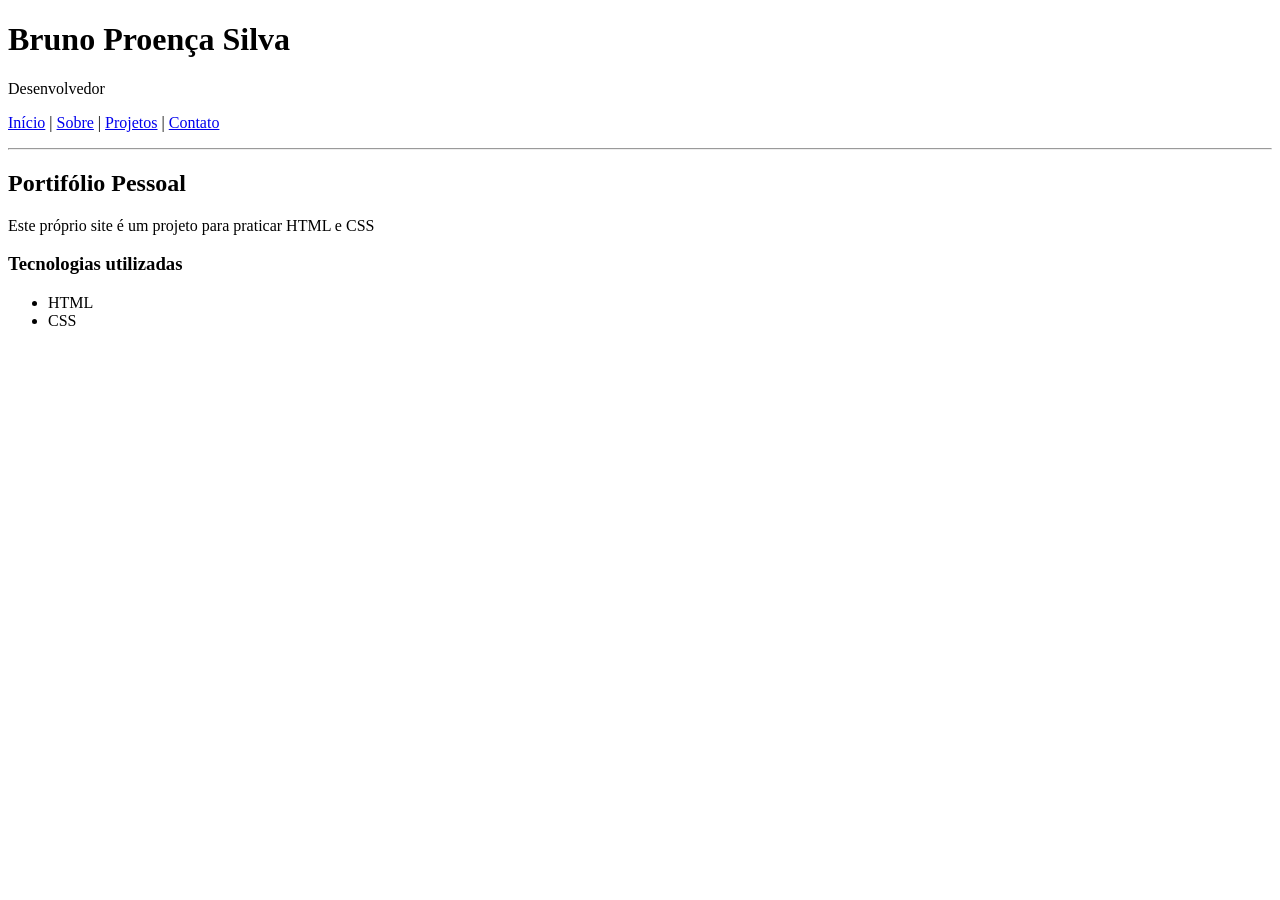
<file: 02-segundo-semestre/linguagem-de-marcacao/aulas/aula-01/pages/projetos.html>
<!DOCTYPE html>
<html lang="pt-br">

<head>
    <meta charset="UTF-8">
    <meta name="viewport" content="width=device-width, initial-scale=1.0">
    <title>Bruno - Projetos</title>
</head>

<body>
    <h1>Bruno Proença Silva</h1>
    <p>Desenvolvedor</p>

    <p>
        <a href="../index.html">Início</a> |
        <a href="./sobre.html">Sobre</a> |
        <a href="./projetos.html">Projetos</a> |
        <a href="./contato.html">Contato</a>
    </p>

    <hr>

    <h2>Portifólio Pessoal</h2>
    <p>Este próprio site é um projeto para praticar HTML e CSS</p>
    <h3>Tecnologias utilizadas</h3>
    <ul>
        <li>HTML</li>
        <li>CSS</li>
    </ul>


</body>

</html>
</file>
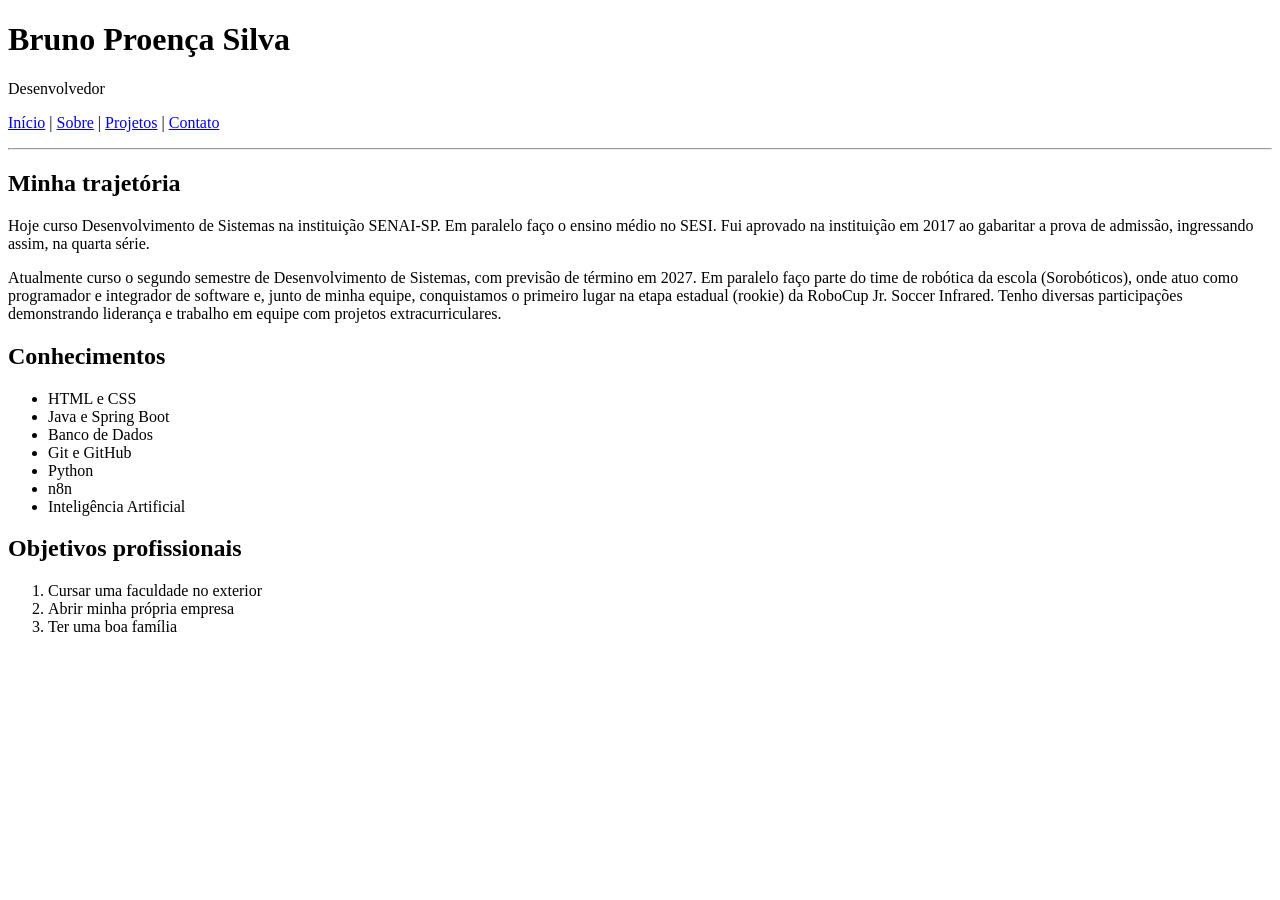
<file: 02-segundo-semestre/linguagem-de-marcacao/aulas/aula-01/pages/sobre.html>
<!DOCTYPE html>
<html lang="pt-br">

<head>
    <meta charset="UTF-8">
    <meta name="viewport" content="width=device-width, initial-scale=1.0">
    <title>Bruno - Sobre</title>
</head>

<body>

    <h1>Bruno Proença Silva</h1>
    <p>Desenvolvedor</p>

    <p>
        <a href="../index.html">Início</a> |
        <a href="./sobre.html">Sobre</a> |
        <a href="./projetos.html">Projetos</a> |
        <a href="./contato.html">Contato</a>
    </p>

    <hr>

    <h2>Minha trajetória</h2>
    <p>
        Hoje curso Desenvolvimento de Sistemas na instituição SENAI-SP. Em paralelo faço o
        ensino médio no SESI. Fui aprovado na instituição em 2017 ao gabaritar a prova de admissão,
        ingressando assim, na quarta série.
    </p>
    <p>
        Atualmente curso o segundo semestre de Desenvolvimento de Sistemas,
        com previsão de término em 2027. Em paralelo faço parte do time de robótica
        da escola (Sorobóticos), onde atuo como programador e integrador de software e, junto de minha
        equipe, conquistamos o primeiro lugar na etapa estadual (rookie) da RoboCup Jr. Soccer Infrared.
        Tenho diversas participações demonstrando liderança e trabalho em equipe com projetos extracurriculares.
    </p>

    <h2>Conhecimentos</h2>
    <ul>
        <li>HTML e CSS</li>
        <li>Java e Spring Boot</li>
        <li>Banco de Dados</li>
        <li>Git e GitHub</li>
        <li>Python</li>
        <li>n8n</li>
        <li>Inteligência Artificial</li>
    </ul>

    <h2>Objetivos profissionais</h2>
    <ol>
        <li>Cursar uma faculdade no exterior</li>
        <li>Abrir minha própria empresa</li>
        <li>Ter uma boa família</li>
    </ol>

</body>

</html>
</file>
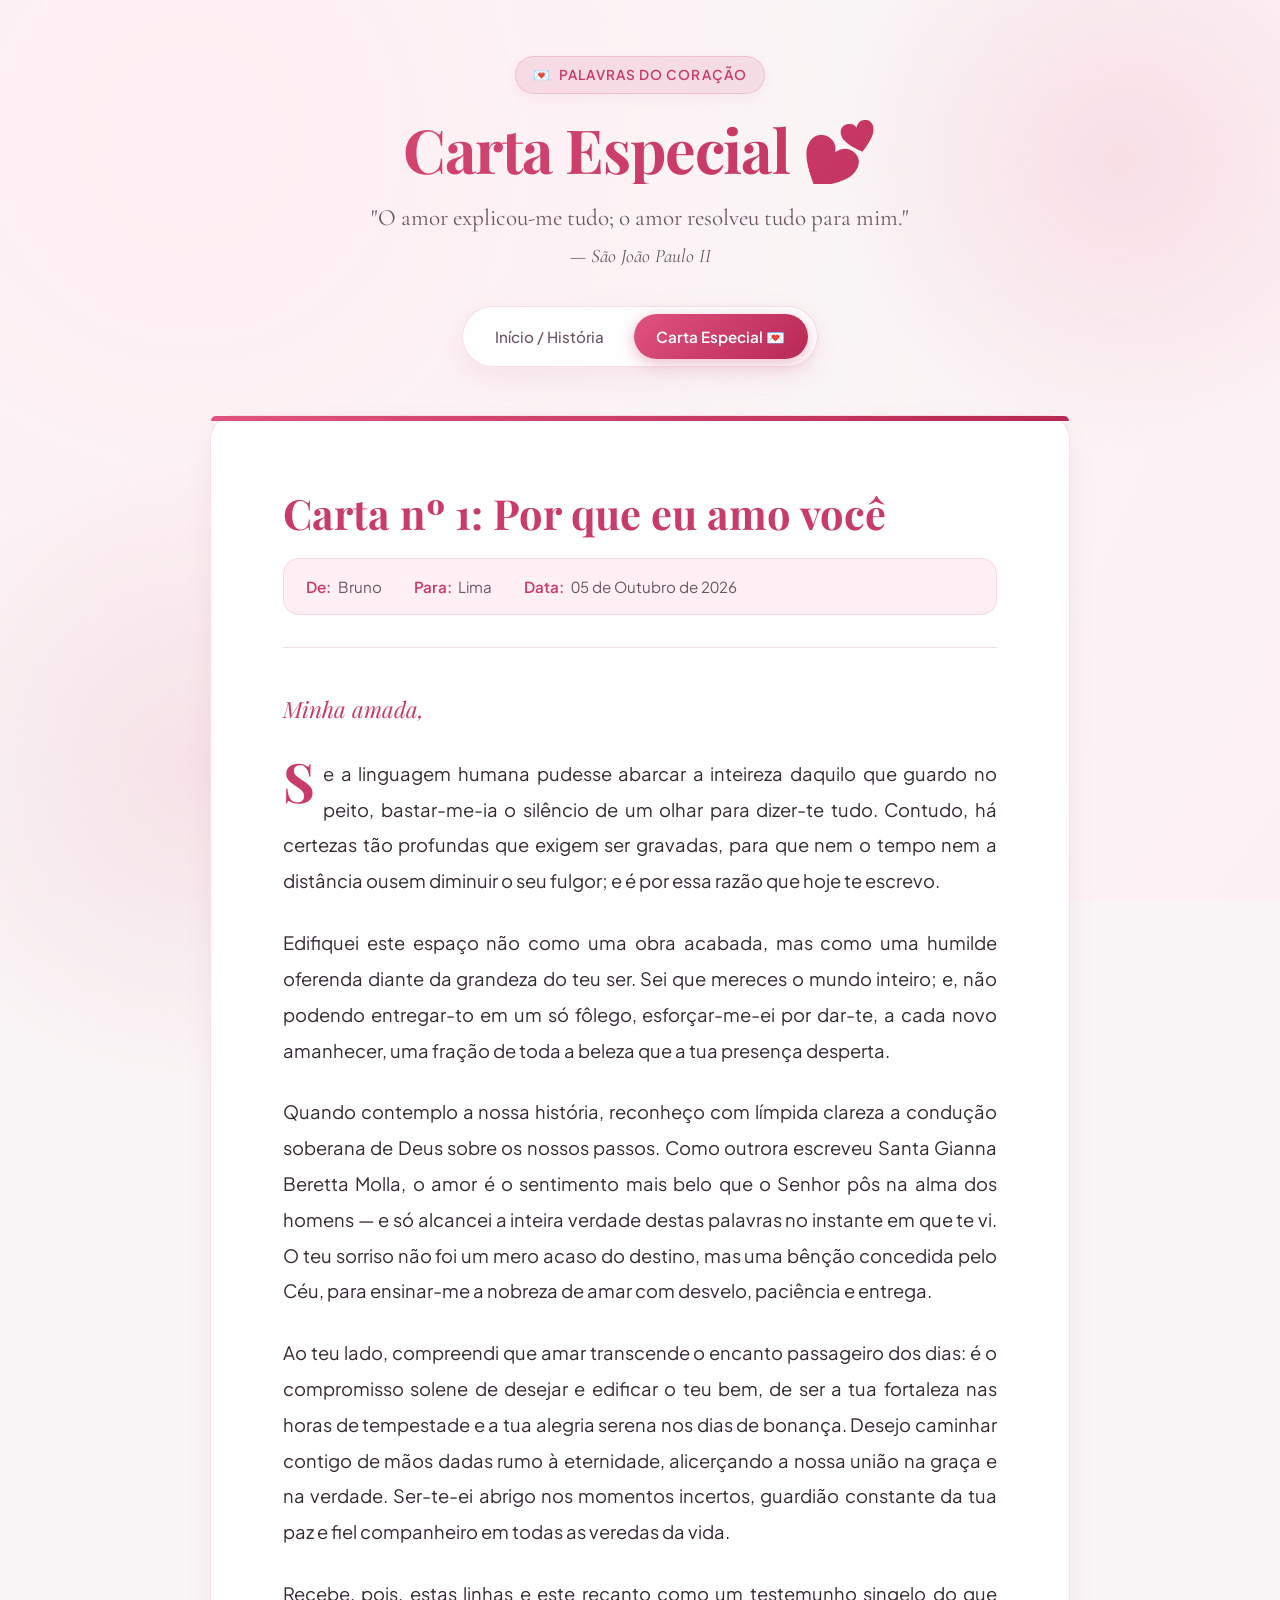
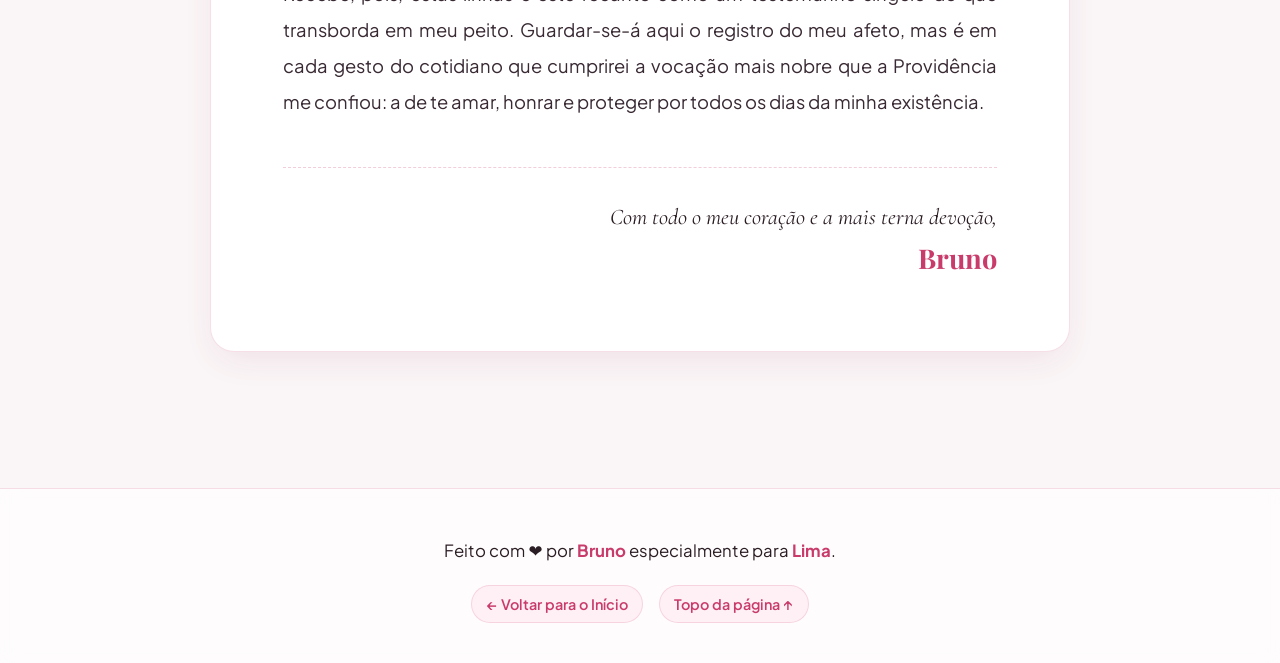
<file: 02-segundo-semestre/linguagem-de-marcacao/projetos/site-pessoal/pages/cartas.html>
<!DOCTYPE html>
<html lang="pt-BR">

<head>
  <meta charset="UTF-8">
  <meta name="viewport" content="width=device-width, initial-scale=1.0">
  <meta name="description"
    content="Carta de amor especial dedicada de Bruno para Lima.">
  <meta name="author" content="Bruno & Lima">
  <title>Bruno & Lima | Cartas & Bilhetes</title>
  <link rel="stylesheet" href="../assets/css/style.css">
</head>

<body>

  <!-- Cabeçalho e Navegação -->
  <header class="site-header" id="topo">
    <div class="brand-badge">
      <span class="heart-icon">💌</span>
      <span>Palavras do Coração</span>
    </div>
    <h1 class="site-title">Carta Especial 💕</h1>
    <p class="site-quote">
      <em>"O amor explicou-me tudo; o amor resolveu tudo para mim."</em>
      <br>
      <small>— São João Paulo II</small>
    </p>

    <nav class="site-nav" aria-label="Navegação principal">
      <a href="../index.html" class="nav-link">Início / História</a>
      <a href="cartas.html" class="nav-link active" aria-current="page">Carta Especial 💌</a>
    </nav>
  </header>

  <!-- Conteúdo Principal -->
  <main>
    <div class="container letter-wrapper">

      <section id="cartas-principais" class="content-section">
        <article class="letter-card">
          <header class="letter-header">
            <h2 class="letter-title">Carta nº 1: Por que eu amo você</h2>
            <div class="letter-meta">
              <span class="meta-item"><strong>De:</strong> Bruno</span>
              <span class="meta-item"><strong>Para:</strong> Lima</span>
              <span class="meta-item"><strong>Data:</strong> <time datetime="2026-10-05">05 de Outubro de 2026</time></span>
            </div>
          </header>

          <div class="letter-body">
            <span class="letter-salutation">Minha amada,</span>
            <blockquote>
              <p>
                Se a linguagem humana pudesse abarcar a inteireza daquilo que guardo no peito, bastar-me-ia o
                silêncio de um olhar para dizer-te tudo. Contudo, há certezas tão profundas que exigem ser
                gravadas, para que nem o tempo nem a distância ousem diminuir o seu fulgor; e é por essa razão
                que hoje te escrevo.
              </p>
              <p>
                Edifiquei este espaço não como uma obra acabada, mas como uma humilde oferenda diante da grandeza
                do teu ser. Sei que mereces o mundo inteiro; e, não podendo entregar-to em um só fôlego,
                esforçar-me-ei por dar-te, a cada novo amanhecer, uma fração de toda a beleza que a tua presença
                desperta.
              </p>
              <p>
                Quando contemplo a nossa história, reconheço com límpida clareza a condução soberana de Deus sobre
                os nossos passos. Como outrora escreveu Santa Gianna Beretta Molla, o amor é o sentimento mais
                belo que o Senhor pôs na alma dos homens — e só alcancei a inteira verdade destas palavras no
                instante em que te vi. O teu sorriso não foi um mero acaso do destino, mas uma bênção concedida
                pelo Céu, para ensinar-me a nobreza de amar com desvelo, paciência e entrega.
              </p>
              <p>
                Ao teu lado, compreendi que amar transcende o encanto passageiro dos dias: é o compromisso solene
                de desejar e edificar o teu bem, de ser a tua fortaleza nas horas de tempestade e a tua alegria
                serena nos dias de bonança. Desejo caminhar contigo de mãos dadas rumo à eternidade, alicerçando a
                nossa união na graça e na verdade. Ser-te-ei abrigo nos momentos incertos, guardião constante da
                tua paz e fiel companheiro em todas as veredas da vida.
              </p>
              <p>
                Recebe, pois, estas linhas e este recanto como um testemunho singelo do que transborda em meu
                peito. Guardar-se-á aqui o registro do meu afeto, mas é em cada gesto do cotidiano que
                cumprirei a vocação mais nobre que a Providência me confiou: a de te amar, honrar e proteger por
                todos os dias da minha existência.
              </p>
            </blockquote>
          </div>

          <div class="letter-signature">
            <em>Com todo o meu coração e a mais terna devoção,</em>
            <strong>Bruno</strong>
          </div>
        </article>
      </section>

    </div>
  </main>

  <!-- Rodapé -->
  <footer class="site-footer">
    <div class="footer-content">
      <p class="footer-copy">Feito com <span class="pulse">❤️</span> por <strong>Bruno</strong> especialmente para <strong>Lima</strong>.</p>
      <div class="footer-links">
        <a href="../index.html" class="footer-link">← Voltar para o Início</a>
        <a href="#topo" class="back-to-top">Topo da página ↑</a>
      </div>
    </div>
  </footer>

</body>

</html>
</file>
<file: 02-segundo-semestre/linguagem-de-marcacao/projetos/site-pessoal/assets/css/style.css>
/* ==========================================================================
   Bruno & Lima 💕 | Design System & Folha de Estilos Completa
   Estilo romântico, elegante, moderno e 100% responsivo
   ========================================================================== */

/* Importação de Tipografia do Google Fonts */
@import url('https://fonts.googleapis.com/css2?family=Cormorant+Garamond:ital,wght@0,400;0,600;1,400;1,600&family=Playfair+Display:ital,wght@0,500;0,700;1,400;1,600&family=Plus+Jakarta+Sans:wght@300;400;500;600;700&display=swap');

/* Variáveis do Sistema de Cores e Tokens */
:root {
  --primary: #c93b6b;
  --primary-hover: #b02a57;
  --primary-light: #fff0f5;
  --primary-soft: rgba(201, 59, 107, 0.12);
  --primary-gradient: linear-gradient(135deg, #e0537f 0%, #b82855 100%);
  --secondary-gradient: linear-gradient(135deg, #fbe8ed 0%, #f7d5de 100%);
  --gold-accent: #cfa15d;
  
  --bg-page: #faf5f6;
  --bg-gradient: radial-gradient(circle at 15% 15%, #ffeef3 0%, #faf5f6 50%, #fdf0f4 100%);
  --bg-card: rgba(255, 255, 255, 0.92);
  --bg-card-letter: #ffffff;
  
  --text-main: #2b1d24;
  --text-muted: #6e5563;
  --text-light: #947a89;
  
  --border-light: rgba(201, 59, 107, 0.16);
  --border-subtle: rgba(0, 0, 0, 0.06);
  
  --shadow-sm: 0 4px 14px rgba(184, 40, 85, 0.06);
  --shadow-md: 0 10px 30px rgba(184, 40, 85, 0.08);
  --shadow-lg: 0 18px 45px rgba(184, 40, 85, 0.12);
  --shadow-card: 0 12px 35px -8px rgba(140, 40, 75, 0.1);
  
  --radius-sm: 8px;
  --radius-md: 16px;
  --radius-lg: 24px;
  --radius-xl: 32px;
  --radius-full: 9999px;
  
  --font-heading: 'Playfair Display', Georgia, serif;
  --font-body: 'Plus Jakarta Sans', system-ui, -apple-system, sans-serif;
  --font-quote: 'Cormorant Garamond', Georgia, serif;
  
  --transition-fast: 0.2s ease;
  --transition-normal: 0.35s cubic-bezier(0.16, 1, 0.3, 1);
}

/* Reset Moderno */
*, *::before, *::after {
  box-sizing: border-box;
  margin: 0;
  padding: 0;
}

html {
  scroll-behavior: smooth;
  font-size: 16px;
}

body {
  font-family: var(--font-body);
  background: var(--bg-page);
  background-image: var(--bg-gradient);
  background-attachment: fixed;
  color: var(--text-main);
  line-height: 1.7;
  min-height: 100vh;
  display: flex;
  flex-direction: column;
  position: relative;
  overflow-x: hidden;
  -webkit-font-smoothing: antialiased;
}

/* Detalhe de fundo suave decorativo */
body::before {
  content: "";
  position: fixed;
  top: -10vw;
  right: -10vw;
  width: 45vw;
  height: 45vw;
  border-radius: 50%;
  background: radial-gradient(circle, rgba(243, 185, 203, 0.35) 0%, rgba(255, 255, 255, 0) 70%);
  pointer-events: none;
  z-index: 0;
}

body::after {
  content: "";
  position: fixed;
  bottom: -15vw;
  left: -10vw;
  width: 50vw;
  height: 50vw;
  border-radius: 50%;
  background: radial-gradient(circle, rgba(235, 170, 190, 0.25) 0%, rgba(255, 255, 255, 0) 70%);
  pointer-events: none;
  z-index: 0;
}

/* Conteiner Principal Padronizado */
.container {
  width: min(92%, 1160px);
  margin-inline: auto;
  position: relative;
  z-index: 1;
}

/* ==========================================================================
   Cabeçalho e Navegação
   ========================================================================== */
.site-header {
  padding: 3.5rem 1rem 2rem;
  text-align: center;
  position: relative;
  z-index: 2;
}

.brand-badge {
  display: inline-flex;
  align-items: center;
  gap: 0.5rem;
  background: var(--primary-soft);
  color: var(--primary);
  font-weight: 600;
  font-size: 0.85rem;
  letter-spacing: 0.08em;
  text-transform: uppercase;
  padding: 0.4rem 1.1rem;
  border-radius: var(--radius-full);
  margin-bottom: 1.25rem;
  box-shadow: var(--shadow-sm);
  border: 1px solid var(--border-light);
}

.brand-badge .heart-icon {
  animation: pulseHeart 1.8s ease-in-out infinite;
  display: inline-block;
}

.site-title {
  font-family: var(--font-heading);
  font-size: clamp(2.3rem, 5vw, 3.8rem);
  font-weight: 700;
  color: var(--primary);
  background: var(--primary-gradient);
  -webkit-background-clip: text;
  -webkit-text-fill-color: transparent;
  line-height: 1.15;
  margin-bottom: 1rem;
  letter-spacing: -0.02em;
}

.site-quote {
  font-family: var(--font-quote);
  font-style: italic;
  font-size: clamp(1.15rem, 2.2vw, 1.45rem);
  color: var(--text-muted);
  max-width: 760px;
  margin: 0 auto 2rem;
  line-height: 1.6;
  position: relative;
  padding: 0 1rem;
}

.site-quote em {
  font-style: normal;
}

/* Menu de Navegação em Formato de Pílula Flutuante */
.site-nav {
  display: inline-flex;
  align-items: center;
  gap: 0.5rem;
  background: var(--bg-card);
  backdrop-filter: blur(12px);
  -webkit-backdrop-filter: blur(12px);
  padding: 0.45rem 0.6rem;
  border-radius: var(--radius-full);
  box-shadow: var(--shadow-md);
  border: 1px solid var(--border-light);
  margin-bottom: 1rem;
}

.nav-link {
  display: inline-flex;
  align-items: center;
  gap: 0.4rem;
  color: var(--text-muted);
  text-decoration: none;
  font-weight: 500;
  font-size: 0.95rem;
  padding: 0.6rem 1.4rem;
  border-radius: var(--radius-full);
  transition: all var(--transition-normal);
}

.nav-link:hover {
  color: var(--primary);
  background: var(--primary-light);
}

.nav-link.active {
  color: #ffffff;
  background: var(--primary-gradient);
  font-weight: 600;
  box-shadow: 0 4px 15px rgba(201, 59, 107, 0.35);
}

/* ==========================================================================
   Conteúdo Principal e Seções
   ========================================================================== */
main {
  flex: 1;
  position: relative;
  z-index: 1;
  padding-bottom: 4rem;
}

.content-section {
  margin-bottom: 4.5rem;
}

/* Seção de Apresentação (Card Elegante) */
.card-presentation {
  background: var(--bg-card);
  backdrop-filter: blur(16px);
  -webkit-backdrop-filter: blur(16px);
  border: 1px solid var(--border-light);
  border-radius: var(--radius-lg);
  padding: clamp(2rem, 5vw, 3.5rem);
  box-shadow: var(--shadow-card);
  text-align: center;
  max-width: 820px;
  margin: 0 auto;
  position: relative;
  overflow: hidden;
}

.card-presentation::before {
  content: "";
  position: absolute;
  top: 0;
  left: 0;
  right: 0;
  height: 4px;
  background: var(--primary-gradient);
}

.section-title {
  font-family: var(--font-heading);
  font-size: clamp(1.8rem, 3.5vw, 2.4rem);
  color: var(--text-main);
  margin-bottom: 1.25rem;
  font-weight: 700;
}

.card-presentation p {
  font-size: clamp(1.05rem, 1.8vw, 1.15rem);
  color: var(--text-muted);
  line-height: 1.8;
  margin-bottom: 1.2rem;
}

.card-presentation p strong {
  color: var(--primary);
  font-weight: 600;
}

.card-presentation p:last-child {
  margin-bottom: 0;
}

.presentation-highlight {
  font-size: 1.18rem !important;
  color: var(--text-main) !important;
}

/* Marcador / Tag de Tempo Juntos */
.couple-milestone {
  display: inline-flex;
  align-items: center;
  gap: 0.6rem;
  background: var(--primary-light);
  border: 1px solid rgba(201, 59, 107, 0.2);
  color: var(--primary);
  font-size: 0.95rem;
  font-weight: 600;
  padding: 0.5rem 1.25rem;
  border-radius: var(--radius-full);
  margin-top: 1.5rem;
}

/* ==========================================================================
   Carrossel Infinito e Moderno
   ========================================================================== */
.section-carousel-title {
  text-align: center;
  margin-bottom: 2rem;
}

.carrossel-container {
  width: 100%;
  overflow: hidden;
  position: relative;
  padding: 1.5rem 0;
  mask-image: linear-gradient(to right, transparent, black 8%, black 92%, transparent);
  -webkit-mask-image: linear-gradient(to right, transparent, black 8%, black 92%, transparent);
}

.carrossel-track {
  display: flex;
  width: max-content;
  animation: rolarInfinito 40s linear infinite;
  will-change: transform;
}

.carrossel-track:hover {
  animation-play-state: paused;
}

.carrossel-grupo {
  display: flex;
  gap: 20px;
  padding-right: 20px;
  flex-shrink: 0;
}

.carousel-card {
  position: relative;
  border-radius: var(--radius-md);
  overflow: hidden;
  box-shadow: var(--shadow-md);
  border: 2px solid #ffffff;
  transition: transform var(--transition-normal), box-shadow var(--transition-normal);
  background: #fff;
}

.carrossel-grupo img {
  width: 440px;
  height: 310px;
  object-fit: cover;
  display: block;
  transition: transform 0.5s ease;
}

.carousel-card:hover {
  transform: translateY(-6px) scale(1.02);
  box-shadow: var(--shadow-lg);
  cursor: pointer;
}

.carousel-card:hover img {
  transform: scale(1.04);
}

@keyframes rolarInfinito {
  0% {
    transform: translateX(0);
  }
  100% {
    transform: translateX(-50%);
  }
}

/* ==========================================================================
   Página de Cartas: Estilo Exclusivo de Pergaminho & Amor
   ========================================================================== */
.letter-wrapper {
  max-width: 860px;
  margin: 0 auto;
}

.letter-card {
  background: var(--bg-card-letter);
  border-radius: var(--radius-lg);
  padding: clamp(2rem, 6vw, 4.5rem);
  box-shadow: var(--shadow-card);
  border: 1px solid var(--border-light);
  position: relative;
}

/* Linha decorativa superior sutil da carta */
.letter-card::before {
  content: "";
  position: absolute;
  top: 0;
  left: 0;
  right: 0;
  height: 5px;
  background: var(--primary-gradient);
  border-radius: var(--radius-lg) var(--radius-lg) 0 0;
}

.letter-header {
  border-bottom: 1px solid var(--border-light);
  padding-bottom: 2rem;
  margin-bottom: 2.5rem;
}

.letter-title {
  font-family: var(--font-heading);
  font-size: clamp(2rem, 4vw, 2.6rem);
  color: var(--primary);
  margin-bottom: 1.25rem;
  line-height: 1.2;
}

.letter-meta {
  display: flex;
  flex-wrap: wrap;
  gap: 1.25rem 2rem;
  color: var(--text-muted);
  font-size: 0.95rem;
  background: var(--primary-light);
  padding: 0.9rem 1.4rem;
  border-radius: var(--radius-md);
  border: 1px solid rgba(201, 59, 107, 0.12);
}

.meta-item {
  display: inline-flex;
  align-items: center;
  gap: 0.4rem;
}

.meta-item strong {
  color: var(--primary);
  font-weight: 600;
}

.meta-item time {
  font-variant-numeric: tabular-nums;
}

.letter-body {
  margin-bottom: 3rem;
  font-size: clamp(1.05rem, 1.8vw, 1.15rem);
  line-height: 1.95;
  color: #382933;
}

.letter-salutation {
  font-family: var(--font-heading);
  font-size: 1.4rem;
  color: var(--primary);
  margin-bottom: 1.5rem;
  display: block;
  font-style: italic;
}

.letter-body p {
  margin-bottom: 1.6rem;
  text-align: justify;
  text-justify: inter-word;
}

.letter-body p:first-of-type::first-letter {
  font-family: var(--font-heading);
  font-size: 3.4rem;
  line-height: 0.85;
  float: left;
  margin: 0.15rem 0.5rem 0 0;
  color: var(--primary);
  font-weight: 700;
}

.letter-body blockquote {
  border: none;
  padding: 0;
  margin: 0;
}

.letter-signature {
  border-top: 1px dashed rgba(201, 59, 107, 0.25);
  padding-top: 2rem;
  font-family: var(--font-quote);
  font-size: 1.4rem;
  color: var(--text-main);
  text-align: right;
  line-height: 1.5;
}

.letter-signature strong {
  display: block;
  font-family: var(--font-heading);
  font-size: 1.7rem;
  color: var(--primary);
  margin-top: 0.25rem;
}

/* ==========================================================================
   Rodapé Elegante e Ações
   ========================================================================== */
.site-footer {
  margin-top: auto;
  padding: 3rem 1rem 2.5rem;
  background: rgba(255, 255, 255, 0.7);
  backdrop-filter: blur(10px);
  -webkit-backdrop-filter: blur(10px);
  border-top: 1px solid var(--border-light);
  text-align: center;
  position: relative;
  z-index: 1;
}

.footer-content {
  display: flex;
  flex-direction: column;
  gap: 0.75rem;
  align-items: center;
  max-width: 600px;
  margin: 0 auto;
}

.footer-copy {
  font-size: 1.05rem;
  color: var(--text-main);
}

.footer-copy strong {
  color: var(--primary);
}

.footer-details {
  font-size: 0.88rem;
  color: var(--text-light);
}

.footer-links {
  display: flex;
  align-items: center;
  gap: 1rem;
  margin-top: 0.5rem;
}

.back-to-top,
.footer-link {
  display: inline-flex;
  align-items: center;
  gap: 0.4rem;
  color: var(--primary);
  text-decoration: none;
  font-size: 0.9rem;
  font-weight: 600;
  padding: 0.35rem 0.9rem;
  border-radius: var(--radius-full);
  background: var(--primary-light);
  border: 1px solid var(--border-light);
  transition: all var(--transition-fast);
}

.back-to-top:hover,
.footer-link:hover {
  background: var(--primary);
  color: #ffffff;
  transform: translateY(-2px);
  box-shadow: var(--shadow-sm);
}

/* ==========================================================================
   Micro-Animações e Acessibilidade
   ========================================================================== */
@keyframes pulseHeart {
  0%, 100% {
    transform: scale(1);
  }
  50% {
    transform: scale(1.22);
  }
}

.pulse {
  display: inline-block;
  animation: pulseHeart 1.6s ease-in-out infinite;
}

@media (prefers-reduced-motion: reduce) {
  *, *::before, *::after {
    animation-duration: 0.01ms !important;
    animation-iteration-count: 1 !important;
    transition-duration: 0.01ms !important;
    scroll-behavior: auto !important;
  }
  .carrossel-track {
    animation: none;
    overflow-x: auto;
  }
}

/* ==========================================================================
   Responsividade Mobile e Tablets
   ========================================================================== */
@media (max-width: 768px) {
  .site-header {
    padding: 2.5rem 1rem 1.5rem;
  }
  
  .site-nav {
    width: 100%;
    justify-content: center;
  }
  
  .nav-link {
    padding: 0.5rem 1rem;
    font-size: 0.88rem;
  }
  
  .carrossel-grupo img {
    width: 300px;
    height: 220px;
  }
  
  .letter-card {
    padding: 1.75rem 1.25rem;
  }
  
  .letter-meta {
    flex-direction: column;
    gap: 0.5rem;
  }
  
  .letter-signature {
    text-align: left;
  }
}
</file>
